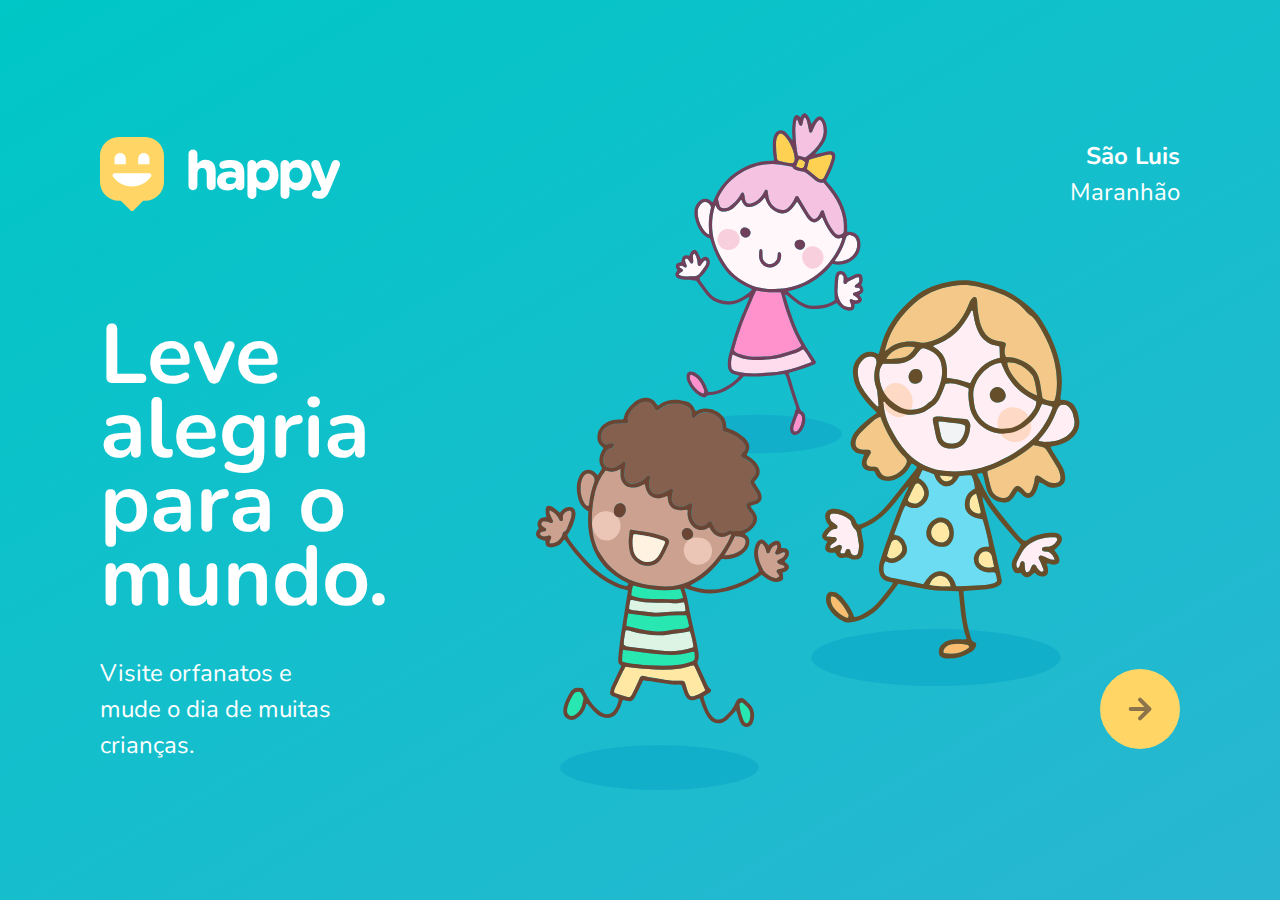
<file: index.html>
<!DOCTYPE html>
<html lang="pt_br">

<head>
    <meta charset="UTF-8">
    <meta name="viewport" content="width=device-width, initial-scale=1.0">
    <title>Orf. Happy</title>
    <!--COLOCANDO ICONE NO TITULO DA TAB-->
    <link rel="icon" href="./public/images/logo-icon.png">
    <link rel="stylesheet" href="./public/css/main.css">
    <link rel="stylesheet" href="./public/css/animations.css">
    <link rel="stylesheet" href="./public/css/page-landing.css">
    <link href="https://fonts.googleapis.com/css2?family=Nunito:wght@400;600;800&display=swap" rel="stylesheet"> 
</head>

<body>
    <div id="page-landing">
        <div id="container">
            <header>
                <!--cabeçalho-->
                <img class="animate-up"
                     id="logo"
                     src="./public/images/logo.svg" 
                     alt="Logomarca de Happy">
                <div class="location animate-up">
                    <strong>São Luis</strong>
                    <p>Maranhão</p>
                </div>
            </header>
            <main>
                <!--CONTEUDO PRINCIPAL DA PAGINA-->
                <h1 class="animate-up">Leve alegria para o mundo.</h1>
                <section class="visit">
                    <p class="animate-up">Visite orfanatos e mude o dia de muitas crianças.</p>
                    <a href="orphanages.html" title="Visite Orfanatos" class="animate-up">
                        <img src="./public/images/arrow.svg" alt="Ir para o mapa">
                    </a>
                </section>
            </main>
        </div>
    </div>
</body>

</html>
</file>
<file: public/css/main.css>
*{
    margin: 0px;
    padding: 0px;
    box-sizing: border-box;
}
body{
    height: 100vh;
    color: white;   
    background:#EBF2F5;
}
:root{
    font-size: 10px;
    /*ou font-size:62.5% que equivale a 10px*/
}
body, input, button, textarea{
    /* font-weight: 400;
    font-size: 18px;
    line-height: 1;
    font-family: 'Nunito', sans-serif;
    agrupando e sobrescrevendo abaixo
    */
    font: 400 1.8rem/1 'Nunito', sans-siro;
}
</file>
<file: public/css/animations.css>
/*ANIMAÇÕES*/
@keyframes up{
    from{
        opacity: 0;
        transform: translateY(16px);
    }
    to{
        opacity: 1;
        transform: translateY(0);
    }
}

/* animação left-right pt1*/
@keyframes right{
    from{
        transform:translateX(-100%)
    }
    to{
        transform:translateX(0);
    }
}
@keyframes appear{
    from{
        opacity: 0;
    }
    to{
        opacity: 1;
    }
}
.animate-up{
    animation-name:up;
    animation-duration:300ms;
    animation-fill-mode: backwards;
}

/* animação left-right pt2*/
.animate-right{
    animation-name:right;
    animation-duration: 300ms;
}
.animate-appear{
   animation-name: appear;
   animation-duration: 300ms;
   animation-fill-mode: backwards;

}
</file>
<file: public/css/page-landing.css>
#page-landing{
    background:linear-gradient(329.54deg,#29b6d1 0%,#00c7c7 100%);
    text-align: center;
    min-height: 100vh;
    display: flex;
    align-items: center;
}
#container{
    margin: auto;
    width: min(90%,112rem);
}
.location, h1, .visit p{
    height: 16vh;
}
.location{
    animation-delay:100ms ;
}

#logo{
    animation-delay: 50ms;
}

main h1{
    animation-delay:150ms ;
    font-size: clamp(4rem,8vw,8.4rem);
}
.visit a{
    width: 8rem;
    height: 8rem;
    background: #ffd666;
    border: none;
    border-radius: 5rem;
    display: flex;
    align-items: center;
    justify-content: center;
    margin: auto;
    transition: backgroud 200ms;
    animation-delay: 280ms;
}
.visit a:hover{
    background: #96feff;
}

.visit p{
    animation-delay: 200ms;
}

/* VERSÃO PARA DESKTOP*/

@media (min-width:760px) {
    #container{
        padding: 5rem 2rem;
        /* Shorthand background: image repeat position / size */
        background: url("../images/bg.svg") no-repeat 80% / clamp(30rem,54vw,56rem);
    }

    header{
        display: flex;
        align-items: center;
        justify-content: space-between;
    }
    .location, h1, .visit p{
        height: initial;
        text-align: initial;
    }
    .location{
        text-align: right;
        font-size: 2.4rem;
        line-height: 1.5;
    }
    main h1{
        line-height: .88;
        font-weight: bold;
        margin: clamp(10%,9vh,12%) 0 4rem;

        width: min(300px,80%);
    }
    .visit{
        display: flex;
        align-items: center;
        justify-content: space-between;
    }
    .visit p{
        font-size: 2.4rem;
       line-height: 1.5; 
       width: clamp(20rem,20vw,300rem);
    }
    .visit a{
        margin: initial;
    }
}
</file>
